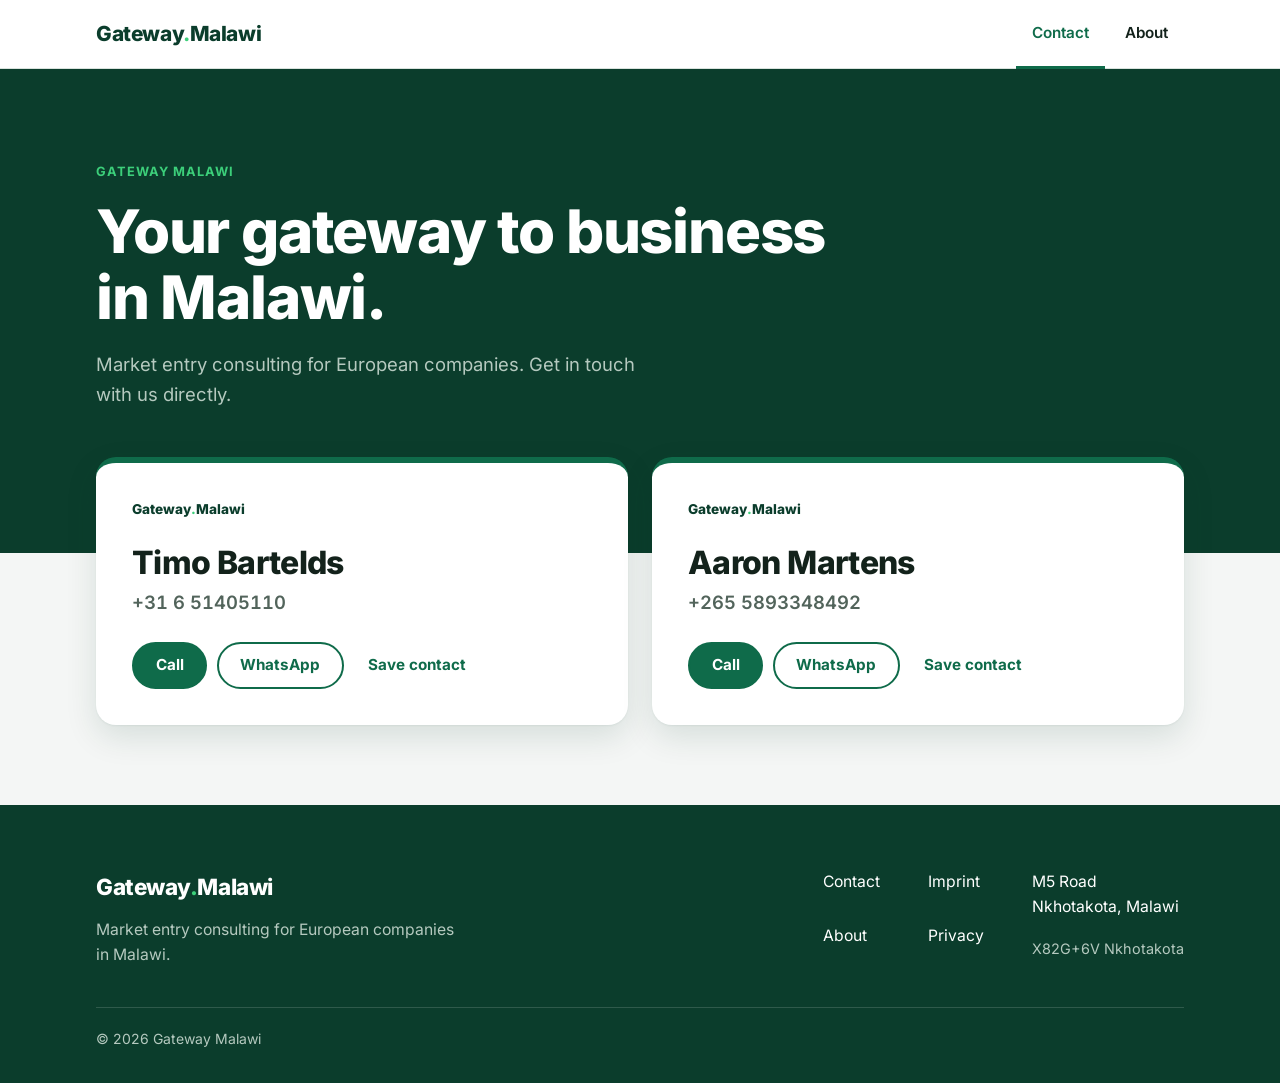
<file: index.html>
<!DOCTYPE html>
<html lang="en">
<head>
  <meta charset="utf-8">
  <meta name="viewport" content="width=device-width, initial-scale=1">
  <title>Gateway Malawi</title>
  <meta name="description" content="Gateway Malawi – market entry consulting for European companies in Malawi.">
  <meta name="theme-color" content="#0b3d2c">
  <link rel="preload" href="fonts/inter-latin-wght-normal.woff2" as="font" type="font/woff2" crossorigin>
  <link rel="stylesheet" href="style.css">
</head>
<body>

  <a class="skip" href="#content">Skip to content</a>

  <header class="header">
    <div class="wrap header-inner">
      <a class="logo" href="index.html">Gateway<span class="dot">.</span>Malawi</a>
      <nav class="tabs" aria-label="Main menu">
        <a href="index.html" aria-current="page">Contact</a>
        <a href="about.html">About</a>
      </nav>
    </div>
  </header>

  <main id="content">
    <section class="hero">
      <div class="wrap">
        <span class="eyebrow">Gateway Malawi</span>
        <h1>Your gateway to business in Malawi.</h1>
        <p>Market entry consulting for European companies. Get in touch with us directly.</p>
      </div>
    </section>

    <section class="wrap" aria-label="Contact persons">
      <ul class="cards">
        <li class="card">
          <span class="card-brand">Gateway<span class="dot">.</span>Malawi</span>
          <div>
            <h2>Timo Bartelds</h2>
            <a class="phone" href="tel:+31651405110">+31 6 51405110</a>
          </div>
          <div class="actions">
            <a class="btn btn-primary" href="tel:+31651405110">Call</a>
            <a class="btn btn-outline" href="https://wa.me/31651405110" rel="noopener">WhatsApp</a>
            <a class="btn btn-text" href="contact/timo-bartelds.vcf" download>Save contact</a>
          </div>
        </li>
        <li class="card">
          <span class="card-brand">Gateway<span class="dot">.</span>Malawi</span>
          <div>
            <h2>Aaron Martens</h2>
            <a class="phone" href="tel:+2655893348492">+265 5893348492</a>
          </div>
          <div class="actions">
            <a class="btn btn-primary" href="tel:+2655893348492">Call</a>
            <a class="btn btn-outline" href="https://wa.me/2655893348492" rel="noopener">WhatsApp</a>
            <a class="btn btn-text" href="contact/aaron-martens.vcf" download>Save contact</a>
          </div>
        </li>
      </ul>
    </section>
  </main>

  <footer class="footer">
    <div class="wrap">
      <div class="footer-grid">
        <div>
          <a class="logo logo-light" href="index.html">Gateway<span class="dot">.</span>Malawi</a>
          <p class="footer-tagline">Market entry consulting for European companies in Malawi.</p>
        </div>
        <ul>
          <li><a href="index.html">Contact</a></li>
          <li><a href="about.html">About</a></li>
        </ul>
        <ul>
          <li><a href="imprint.html">Imprint</a></li>
          <li><a href="privacy.html">Privacy</a></li>
        </ul>
        <address>
          <span>M5 Road<br>Nkhotakota, Malawi</span>
          <a class="plus-code" href="https://maps.google.com/?q=X82G%2B6V%20Nkhotakota" rel="noopener">X82G+6V Nkhotakota</a>
        </address>
      </div>
      <div class="footer-bottom">© 2026 Gateway Malawi</div>
    </div>
  </footer>

</body>
</html>
</file>
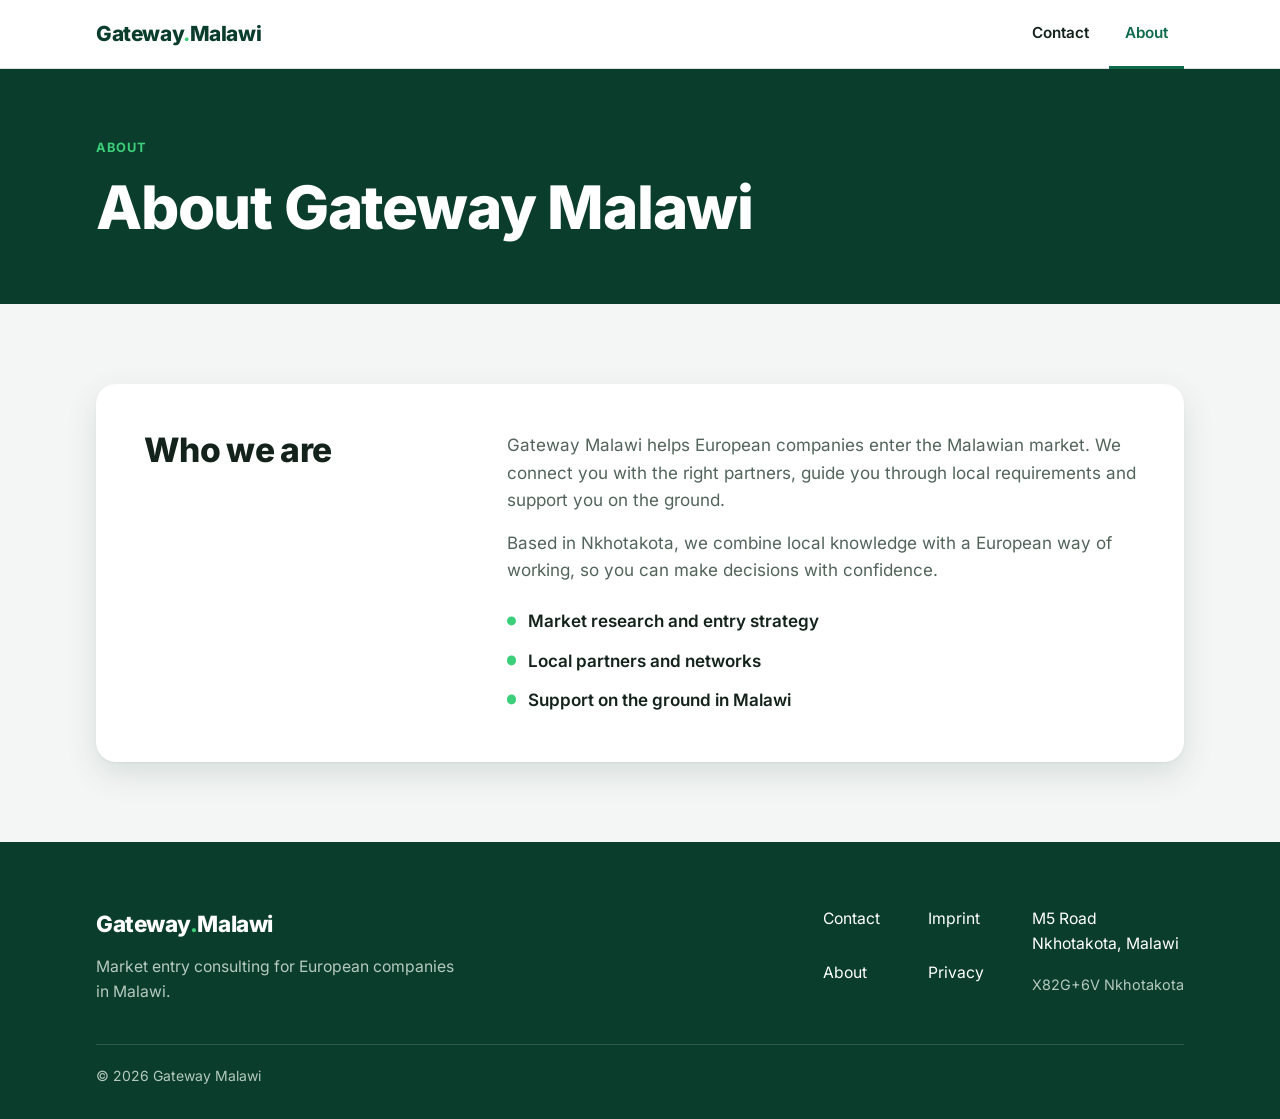
<file: about.html>
<!DOCTYPE html>
<html lang="en">
<head>
  <meta charset="utf-8">
  <meta name="viewport" content="width=device-width, initial-scale=1">
  <title>About – Gateway Malawi</title>
  <meta name="description" content="Gateway Malawi – market entry consulting for European companies in Malawi.">
  <meta name="theme-color" content="#0b3d2c">
  <link rel="preload" href="fonts/inter-latin-wght-normal.woff2" as="font" type="font/woff2" crossorigin>
  <link rel="stylesheet" href="style.css">
</head>
<body>

  <a class="skip" href="#content">Skip to content</a>

  <header class="header">
    <div class="wrap header-inner">
      <a class="logo" href="index.html">Gateway<span class="dot">.</span>Malawi</a>
      <nav class="tabs" aria-label="Main menu">
        <a href="index.html">Contact</a>
        <a href="about.html" aria-current="page">About</a>
      </nav>
    </div>
  </header>

  <main id="content">
    <section class="hero hero-small">
      <div class="wrap">
        <span class="eyebrow">About</span>
        <h1>About Gateway Malawi</h1>
      </div>
    </section>

    <section class="about wrap">
      <div class="about-box">
        <h2>Who we are</h2>
        <div>
          <!-- EDIT: replace this text with your own story -->
          <p>
            Gateway Malawi helps European companies enter the Malawian market.
            We connect you with the right partners, guide you through local
            requirements and support you on the ground.
          </p>
          <p>
            Based in Nkhotakota, we combine local knowledge with a European
            way of working, so you can make decisions with confidence.
          </p>
          <ul class="facts">
            <li>Market research and entry strategy</li>
            <li>Local partners and networks</li>
            <li>Support on the ground in Malawi</li>
          </ul>
        </div>
      </div>
    </section>
  </main>

  <footer class="footer">
    <div class="wrap">
      <div class="footer-grid">
        <div>
          <a class="logo logo-light" href="index.html">Gateway<span class="dot">.</span>Malawi</a>
          <p class="footer-tagline">Market entry consulting for European companies in Malawi.</p>
        </div>
        <ul>
          <li><a href="index.html">Contact</a></li>
          <li><a href="about.html">About</a></li>
        </ul>
        <ul>
          <li><a href="imprint.html">Imprint</a></li>
          <li><a href="privacy.html">Privacy</a></li>
        </ul>
        <address>
          <span>M5 Road<br>Nkhotakota, Malawi</span>
          <a class="plus-code" href="https://maps.google.com/?q=X82G%2B6V%20Nkhotakota" rel="noopener">X82G+6V Nkhotakota</a>
        </address>
      </div>
      <div class="footer-bottom">© 2026 Gateway Malawi</div>
    </div>
  </footer>

</body>
</html>
</file>
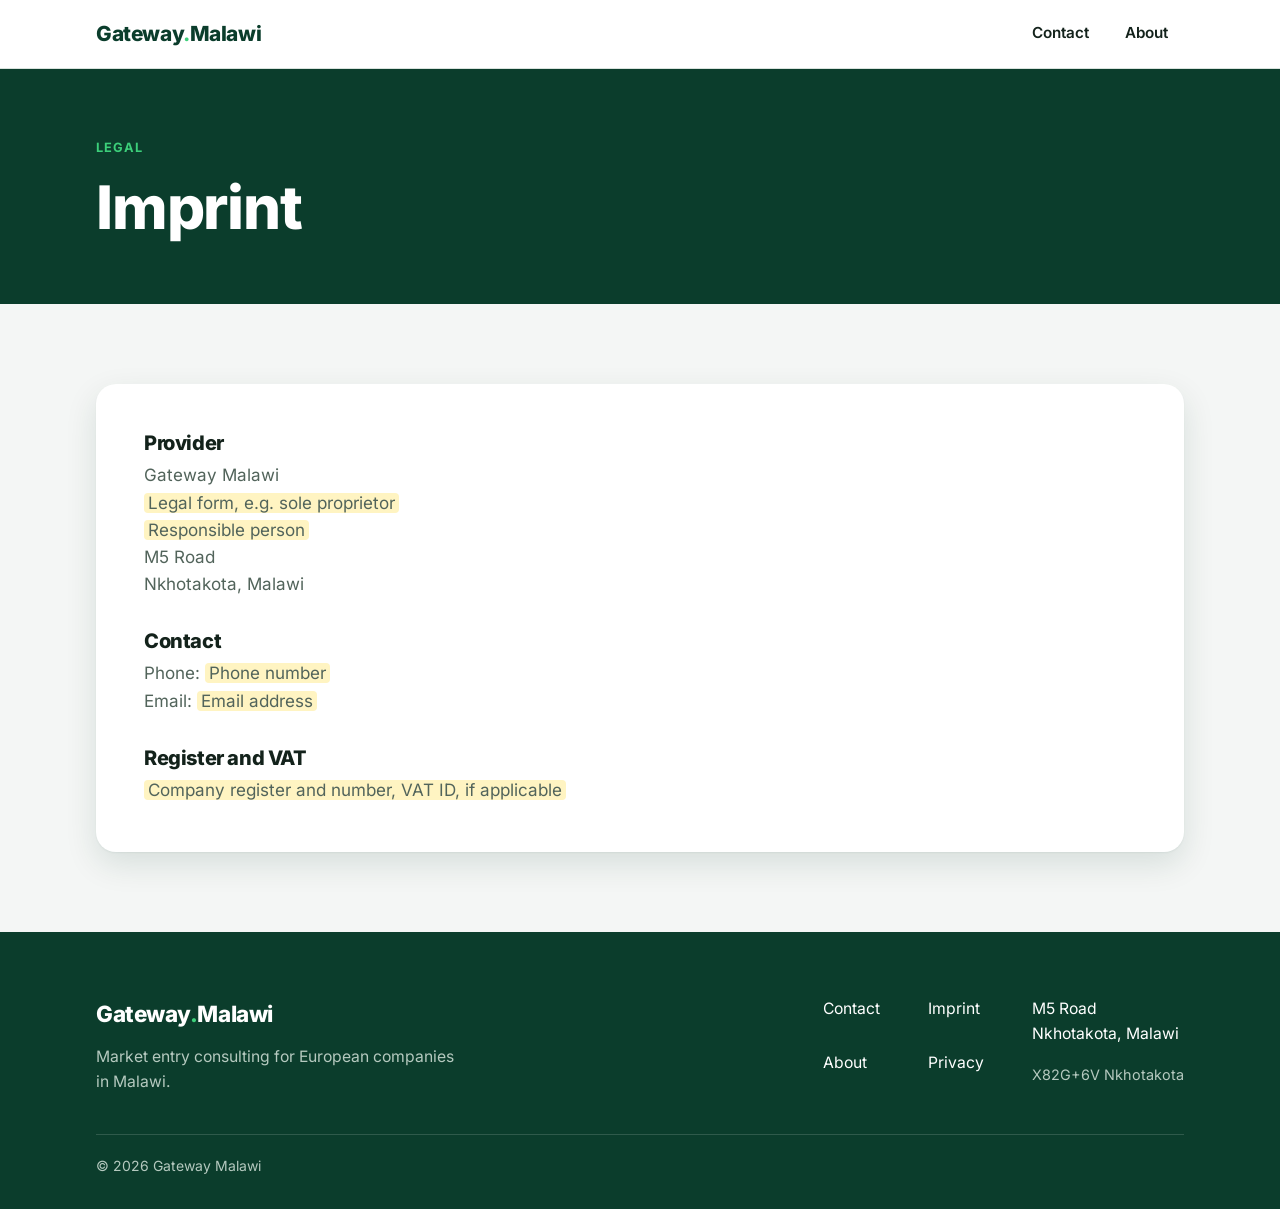
<file: imprint.html>
<!DOCTYPE html>
<html lang="en">
<head>
  <meta charset="utf-8">
  <meta name="viewport" content="width=device-width, initial-scale=1">
  <title>Imprint – Gateway Malawi</title>
  <meta name="description" content="Gateway Malawi – market entry consulting for European companies in Malawi.">
  <meta name="theme-color" content="#0b3d2c">
  <link rel="preload" href="fonts/inter-latin-wght-normal.woff2" as="font" type="font/woff2" crossorigin>
  <link rel="stylesheet" href="style.css">
</head>
<body>

  <a class="skip" href="#content">Skip to content</a>

  <header class="header">
    <div class="wrap header-inner">
      <a class="logo" href="index.html">Gateway<span class="dot">.</span>Malawi</a>
      <nav class="tabs" aria-label="Main menu">
        <a href="index.html">Contact</a>
        <a href="about.html">About</a>
      </nav>
    </div>
  </header>

  <main id="content">
    <section class="hero hero-small">
      <div class="wrap">
        <span class="eyebrow">Legal</span>
        <h1>Imprint</h1>
      </div>
    </section>

    <section class="text-page wrap">
      <div class="about-box">
        <!-- EDIT: fill in every highlighted field before going live -->
        <h2>Provider</h2>
        <p>Gateway Malawi<br><span class="placeholder">Legal form, e.g. sole proprietor</span><br><span class="placeholder">Responsible person</span><br>M5 Road<br>Nkhotakota, Malawi</p>
        <h2>Contact</h2>
        <p>Phone: <span class="placeholder">Phone number</span><br>Email: <span class="placeholder">Email address</span></p>
        <h2>Register and VAT</h2>
        <p><span class="placeholder">Company register and number, VAT ID, if applicable</span></p>
      </div>
    </section>
  </main>

  <footer class="footer">
    <div class="wrap">
      <div class="footer-grid">
        <div>
          <a class="logo logo-light" href="index.html">Gateway<span class="dot">.</span>Malawi</a>
          <p class="footer-tagline">Market entry consulting for European companies in Malawi.</p>
        </div>
        <ul>
          <li><a href="index.html">Contact</a></li>
          <li><a href="about.html">About</a></li>
        </ul>
        <ul>
          <li><a href="imprint.html">Imprint</a></li>
          <li><a href="privacy.html">Privacy</a></li>
        </ul>
        <address>
          <span>M5 Road<br>Nkhotakota, Malawi</span>
          <a class="plus-code" href="https://maps.google.com/?q=X82G%2B6V%20Nkhotakota" rel="noopener">X82G+6V Nkhotakota</a>
        </address>
      </div>
      <div class="footer-bottom">© 2026 Gateway Malawi</div>
    </div>
  </footer>

</body>
</html>
</file>
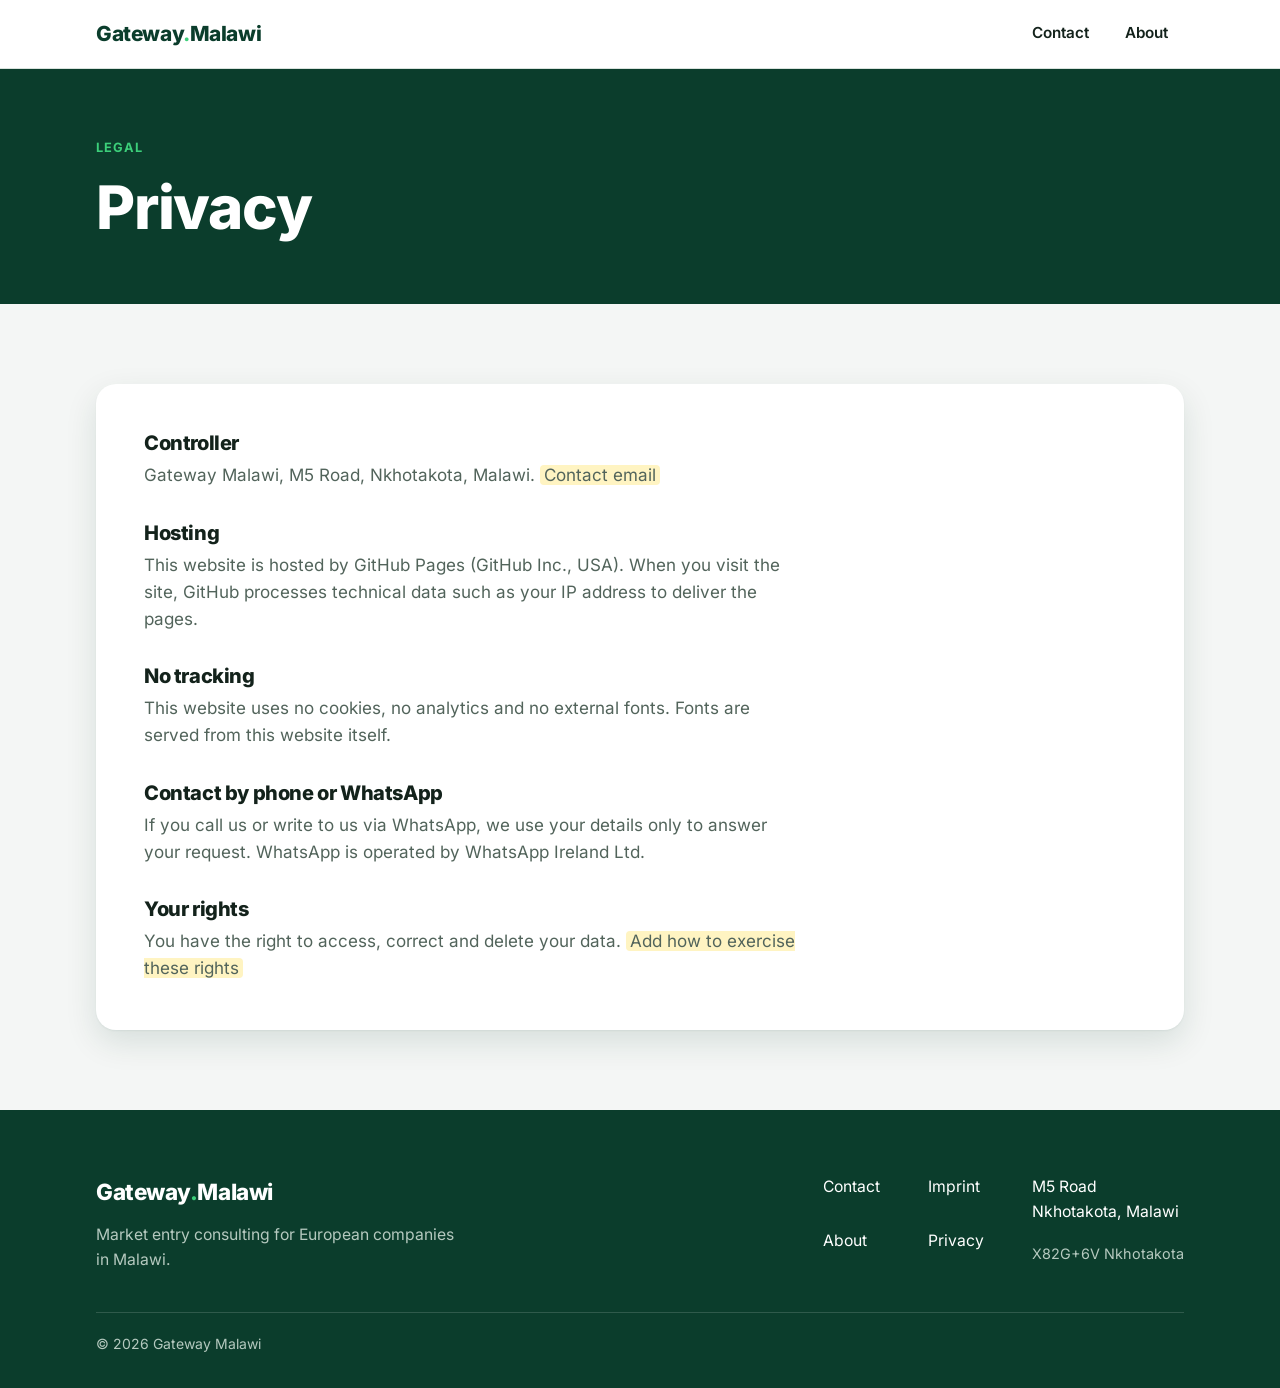
<file: privacy.html>
<!DOCTYPE html>
<html lang="en">
<head>
  <meta charset="utf-8">
  <meta name="viewport" content="width=device-width, initial-scale=1">
  <title>Privacy – Gateway Malawi</title>
  <meta name="description" content="Gateway Malawi – market entry consulting for European companies in Malawi.">
  <meta name="theme-color" content="#0b3d2c">
  <link rel="preload" href="fonts/inter-latin-wght-normal.woff2" as="font" type="font/woff2" crossorigin>
  <link rel="stylesheet" href="style.css">
</head>
<body>

  <a class="skip" href="#content">Skip to content</a>

  <header class="header">
    <div class="wrap header-inner">
      <a class="logo" href="index.html">Gateway<span class="dot">.</span>Malawi</a>
      <nav class="tabs" aria-label="Main menu">
        <a href="index.html">Contact</a>
        <a href="about.html">About</a>
      </nav>
    </div>
  </header>

  <main id="content">
    <section class="hero hero-small">
      <div class="wrap">
        <span class="eyebrow">Legal</span>
        <h1>Privacy</h1>
      </div>
    </section>

    <section class="text-page wrap">
      <div class="about-box">
        <!-- EDIT: have this text checked before going live -->
        <h2>Controller</h2>
        <p>Gateway Malawi, M5 Road, Nkhotakota, Malawi. <span class="placeholder">Contact email</span></p>
        <h2>Hosting</h2>
        <p>This website is hosted by GitHub Pages (GitHub Inc., USA). When you visit the site, GitHub processes technical data such as your IP address to deliver the pages.</p>
        <h2>No tracking</h2>
        <p>This website uses no cookies, no analytics and no external fonts. Fonts are served from this website itself.</p>
        <h2>Contact by phone or WhatsApp</h2>
        <p>If you call us or write to us via WhatsApp, we use your details only to answer your request. WhatsApp is operated by WhatsApp Ireland Ltd.</p>
        <h2>Your rights</h2>
        <p>You have the right to access, correct and delete your data. <span class="placeholder">Add how to exercise these rights</span></p>
      </div>
    </section>
  </main>

  <footer class="footer">
    <div class="wrap">
      <div class="footer-grid">
        <div>
          <a class="logo logo-light" href="index.html">Gateway<span class="dot">.</span>Malawi</a>
          <p class="footer-tagline">Market entry consulting for European companies in Malawi.</p>
        </div>
        <ul>
          <li><a href="index.html">Contact</a></li>
          <li><a href="about.html">About</a></li>
        </ul>
        <ul>
          <li><a href="imprint.html">Imprint</a></li>
          <li><a href="privacy.html">Privacy</a></li>
        </ul>
        <address>
          <span>M5 Road<br>Nkhotakota, Malawi</span>
          <a class="plus-code" href="https://maps.google.com/?q=X82G%2B6V%20Nkhotakota" rel="noopener">X82G+6V Nkhotakota</a>
        </address>
      </div>
      <div class="footer-bottom">© 2026 Gateway Malawi</div>
    </div>
  </footer>

</body>
</html>
</file>
<file: style.css>
/* ============================================================
   SETTINGS – change colours and fonts here
   ============================================================ */
@font-face {
  font-family: "Inter";
  src: url("fonts/inter-latin-wght-normal.woff2") format("woff2");
  font-weight: 100 900;
  font-style: normal;
  font-display: swap;
}

:root {
  --green-deep: #0b3d2c;     /* header band, footer */
  --green: #0f6b4a;          /* primary buttons, links */
  --green-dark: #0a5238;     /* hover */
  --green-bright: #3ccf7a;   /* logo dot, highlights */
  --green-soft: #e6f4ec;     /* light tint */
  --page: #f4f6f5;
  --surface: #ffffff;
  --text: #13221b;
  --text-soft: #52645b;
  --line: #d9e2dd;
  --on-dark: #ffffff;
  --on-dark-soft: #b5c9bf;

  --font: "Inter", "Helvetica Neue", Arial, sans-serif;
  --radius: 1.25rem;
  --shadow: 0 1px 2px rgb(11 61 44 / .06), 0 12px 32px rgb(11 61 44 / .12);
  --width: 68rem;
}

/* ============================================================
   BASICS
   ============================================================ */
*, *::before, *::after { box-sizing: border-box; }

html { scroll-behavior: smooth; }
@media (prefers-reduced-motion: reduce) { html { scroll-behavior: auto; } }

body {
  margin: 0;
  min-height: 100vh;
  display: flex;
  flex-direction: column;
  background: var(--page);
  color: var(--text);
  font-family: var(--font);
  font-size: 1.0625rem;
  line-height: 1.6;
}

main { flex: 1; }

.wrap {
  width: min(100% - 2.5rem, var(--width));
  margin-inline: auto;
}

a { color: var(--green); }
a:hover { color: var(--green-dark); }

:focus-visible {
  outline: 3px solid var(--green-bright);
  outline-offset: 3px;
}

h1, h2, h3 { line-height: 1.1; margin: 0; letter-spacing: -.02em; }

.skip {
  position: absolute;
  left: -999px;
  top: 0;
  background: var(--text);
  color: #fff;
  padding: .6rem 1rem;
}
.skip:focus { left: 0; z-index: 10; }

/* ============================================================
   HEADER WITH TABS
   ============================================================ */
.header {
  background: var(--surface);
  border-bottom: 1px solid var(--line);
  position: sticky;
  top: 0;
  z-index: 5;
}

.header-inner {
  display: flex;
  justify-content: space-between;
  align-items: center;
  gap: 1rem;
  min-height: 4.25rem;
}

.logo {
  font-weight: 800;
  font-size: 1.3rem;
  letter-spacing: -.02em;
  color: var(--green-deep);
  text-decoration: none;
}
.logo:hover { color: var(--green-deep); }
.logo .dot { color: var(--green-bright); }
.logo-light { color: var(--on-dark); }
.logo-light:hover { color: var(--on-dark); }

.tabs {
  display: flex;
  gap: .25rem;
  align-self: stretch;
}

.tabs a {
  display: flex;
  align-items: center;
  padding-inline: 1rem;
  color: var(--text);
  font-weight: 600;
  font-size: .95rem;
  text-decoration: none;
  border-bottom: 3px solid transparent;
  margin-bottom: -1px;
}
.tabs a:hover { color: var(--green); }
.tabs a[aria-current="page"] {
  color: var(--green);
  border-bottom-color: var(--green);
}

/* ============================================================
   HERO BAND
   ============================================================ */
.hero {
  background: var(--green-deep);
  color: var(--on-dark);
  padding-block: clamp(3rem, 8vw, 5.5rem) clamp(7rem, 14vw, 9rem);
}

.hero-small { padding-block: clamp(2.5rem, 6vw, 4rem); }

.eyebrow {
  display: inline-block;
  font-size: .8rem;
  font-weight: 700;
  letter-spacing: .08em;
  text-transform: uppercase;
  color: var(--green-bright);
  margin-bottom: 1rem;
}

.hero h1 {
  font-size: clamp(2.2rem, 6vw, 3.75rem);
  font-weight: 800;
  max-width: 18ch;
}

.hero p {
  font-size: 1.15rem;
  color: var(--on-dark-soft);
  max-width: 48ch;
  margin: 1.25rem 0 0;
}

/* ============================================================
   BUSINESS CARDS
   ============================================================ */
.cards {
  list-style: none;
  padding: 0;
  margin: calc(-1 * clamp(4.5rem, 10vw, 6rem)) 0 clamp(3rem, 7vw, 5rem);
  display: grid;
  gap: 1.5rem;
}

@media (min-width: 48rem) {
  .cards { grid-template-columns: repeat(2, 1fr); }
}

.card {
  background: var(--surface);
  border-radius: var(--radius);
  box-shadow: var(--shadow);
  padding: clamp(1.5rem, 4vw, 2.25rem);
  display: flex;
  flex-direction: column;
  gap: 1.5rem;
  border-top: 6px solid var(--green);
}

.card-brand {
  font-size: .85rem;
  font-weight: 800;
  color: var(--green-deep);
}
.card-brand .dot { color: var(--green-bright); }

.card h2 {
  font-size: clamp(1.6rem, 4vw, 2rem);
  font-weight: 800;
}

.card .phone {
  display: block;
  margin-top: .5rem;
  font-size: 1.15rem;
  font-weight: 600;
  font-variant-numeric: tabular-nums;
  color: var(--text-soft);
  text-decoration: none;
}
.card .phone:hover { color: var(--green); }

.actions {
  display: flex;
  flex-wrap: wrap;
  gap: .6rem;
  margin-top: auto;
}

/* Pill buttons */
.btn {
  display: inline-flex;
  align-items: center;
  justify-content: center;
  min-height: 2.75rem;
  padding: .6rem 1.35rem;
  border-radius: 999px;
  font-weight: 700;
  font-size: .95rem;
  text-decoration: none;
  border: 2px solid var(--green);
  transition: background-color .15s, color .15s, border-color .15s;
}
.btn-primary { background: var(--green); color: #fff; }
.btn-primary:hover { background: var(--green-dark); border-color: var(--green-dark); color: #fff; }
.btn-outline { background: transparent; color: var(--green); }
.btn-outline:hover { background: var(--green-soft); color: var(--green-dark); }
.btn-text { border-color: transparent; color: var(--green); padding-inline: .75rem; }
.btn-text:hover { background: var(--green-soft); color: var(--green-dark); }

/* ============================================================
   ABOUT PAGE
   ============================================================ */
.about {
  padding-block: clamp(3rem, 7vw, 5rem);
}

.about-box {
  background: var(--surface);
  border-radius: var(--radius);
  box-shadow: var(--shadow);
  padding: clamp(1.5rem, 5vw, 3rem);
  display: grid;
  gap: 1.5rem 3rem;
}

@media (min-width: 48rem) {
  .about-box { grid-template-columns: 1fr 2fr; }
}

.about-box h2 { font-size: clamp(1.6rem, 3.5vw, 2.1rem); font-weight: 800; }
.about-box p { margin: 0 0 1rem; max-width: 60ch; color: var(--text-soft); }
.about-box p:last-child { margin-bottom: 0; }

.facts {
  list-style: none;
  padding: 0;
  margin: 1.5rem 0 0;
  display: grid;
  gap: .75rem;
}
.facts li {
  display: flex;
  gap: .75rem;
  align-items: baseline;
  font-weight: 600;
}
.facts li::before {
  content: "";
  flex: none;
  width: .6rem;
  height: .6rem;
  border-radius: 50%;
  background: var(--green-bright);
  transform: translateY(-.1rem);
}

/* Plain text pages (imprint, privacy) */
.text-page { padding-block: clamp(3rem, 7vw, 5rem); }
.text-page .about-box { display: block; }
.text-page h2 { font-size: 1.25rem; margin: 2rem 0 .5rem; }
.text-page h2:first-child { margin-top: 0; }
.placeholder { background: #fff4c2; padding: 0 .25rem; border-radius: .25rem; }

/* ============================================================
   FOOTER
   ============================================================ */
.footer {
  background: var(--green-deep);
  color: var(--on-dark-soft);
  padding-block: clamp(2.5rem, 6vw, 4rem) 2rem;
  font-size: .98rem;
}

.footer-grid {
  display: grid;
  gap: 2rem;
}

@media (min-width: 48rem) {
  .footer-grid { grid-template-columns: 2fr auto auto auto; gap: 3rem; }
}

.footer .logo { font-size: 1.4rem; }
.footer-tagline { margin: .75rem 0 0; max-width: 36ch; }

.footer ul { list-style: none; margin: 0; padding: 0; display: grid; gap: .6rem; }
.footer a { color: var(--on-dark); text-decoration: none; }
.footer a:hover { color: var(--green-bright); }
.footer address { font-style: normal; color: var(--on-dark); display: grid; gap: .6rem; }
.footer .plus-code { font-size: .9rem; color: var(--on-dark-soft); }

.footer-bottom {
  margin-top: 2.5rem;
  padding-top: 1.25rem;
  border-top: 1px solid rgb(255 255 255 / .15);
  font-size: .875rem;
}

/* ============================================================
   SMALL SCREENS
   ============================================================ */
@media (max-width: 30rem) {
  .header-inner { min-height: 3.75rem; }
  .logo { font-size: 1.1rem; }
  .tabs a { padding-inline: .6rem; }
  .actions .btn { flex: 1 1 auto; }
}
</file>
